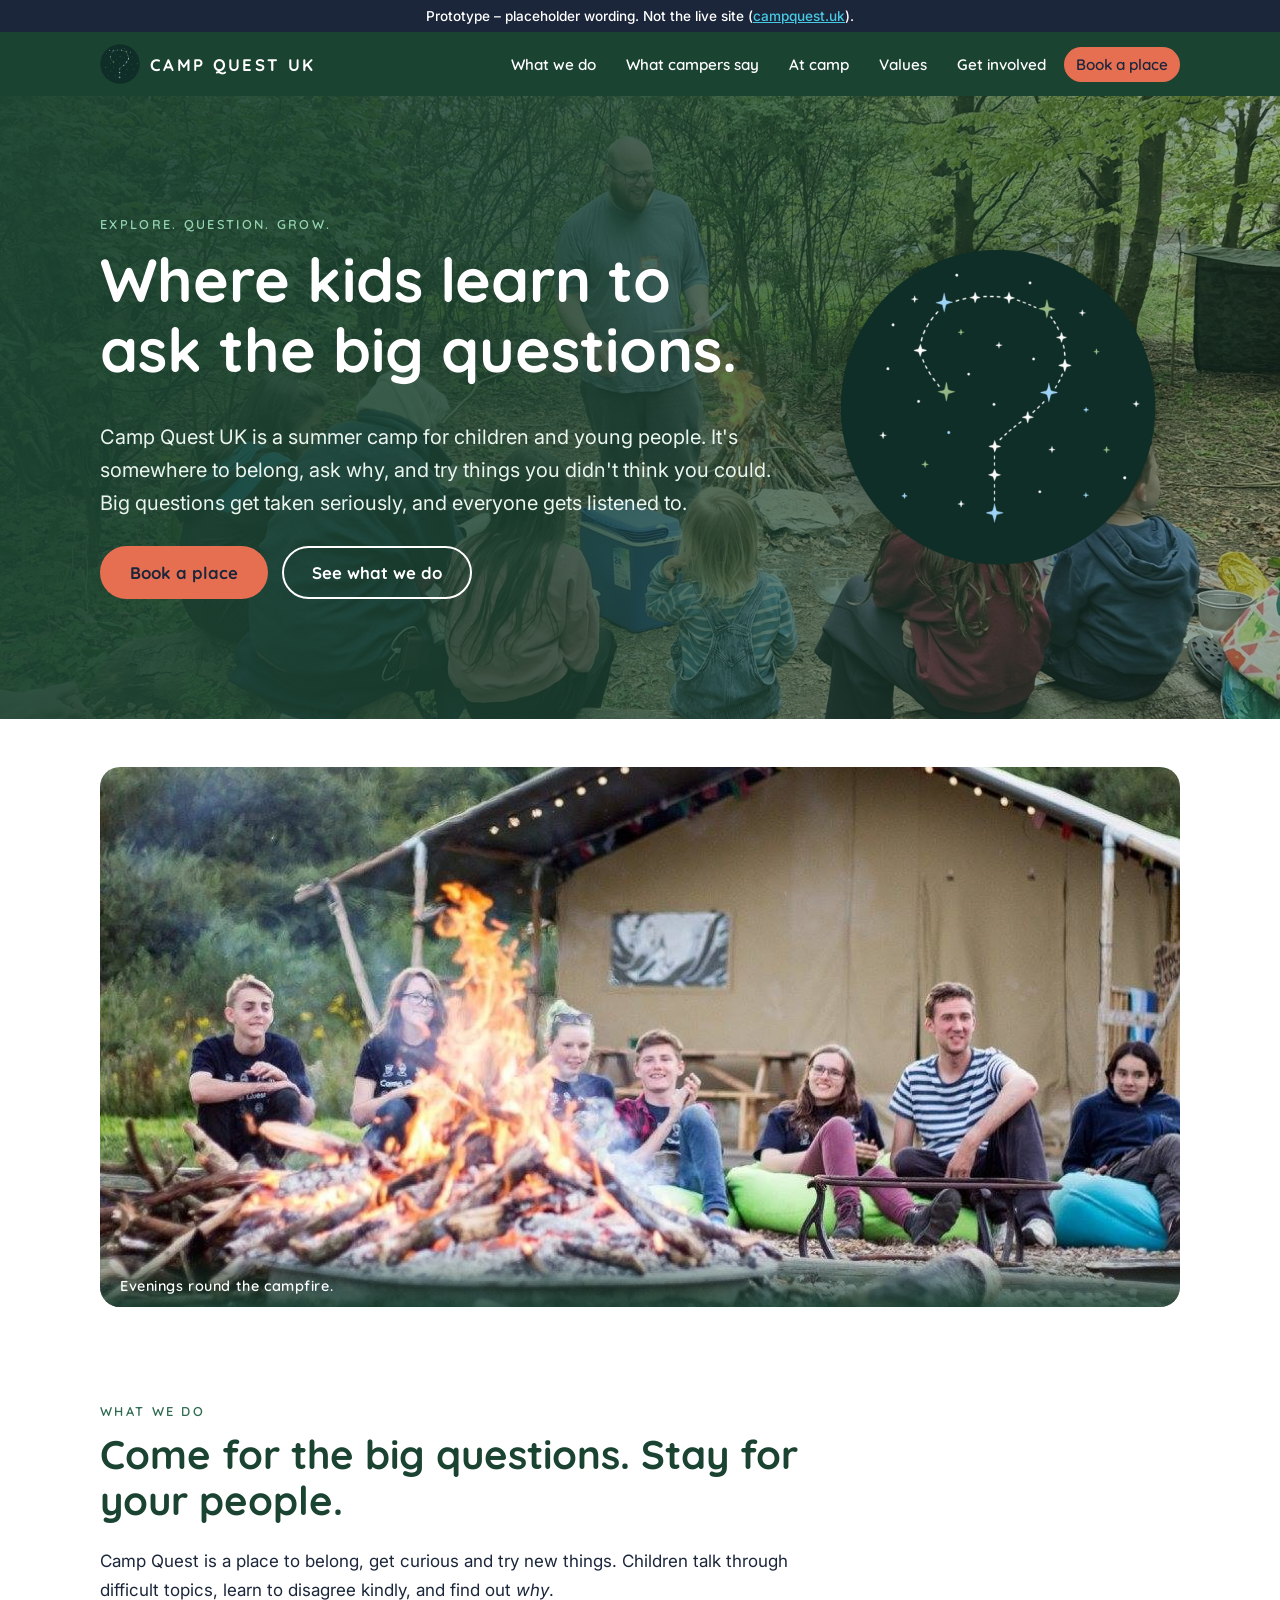
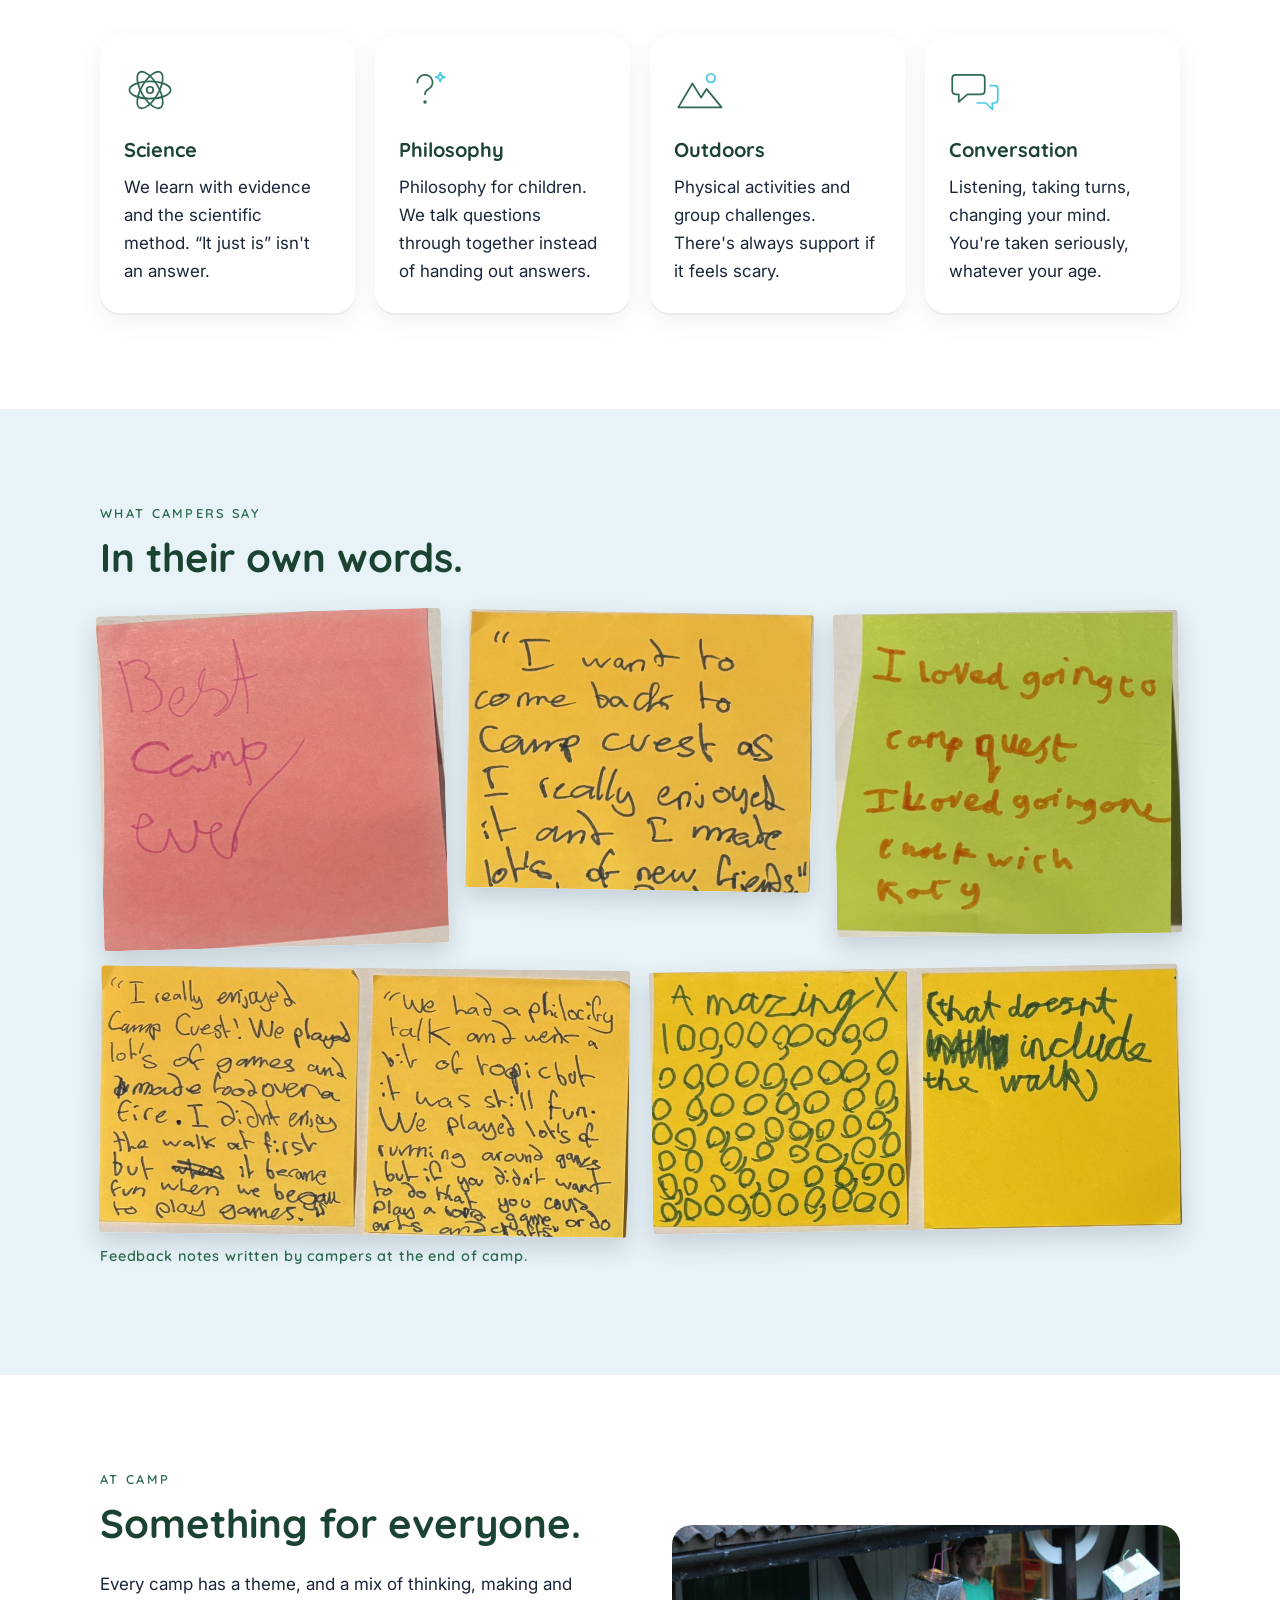
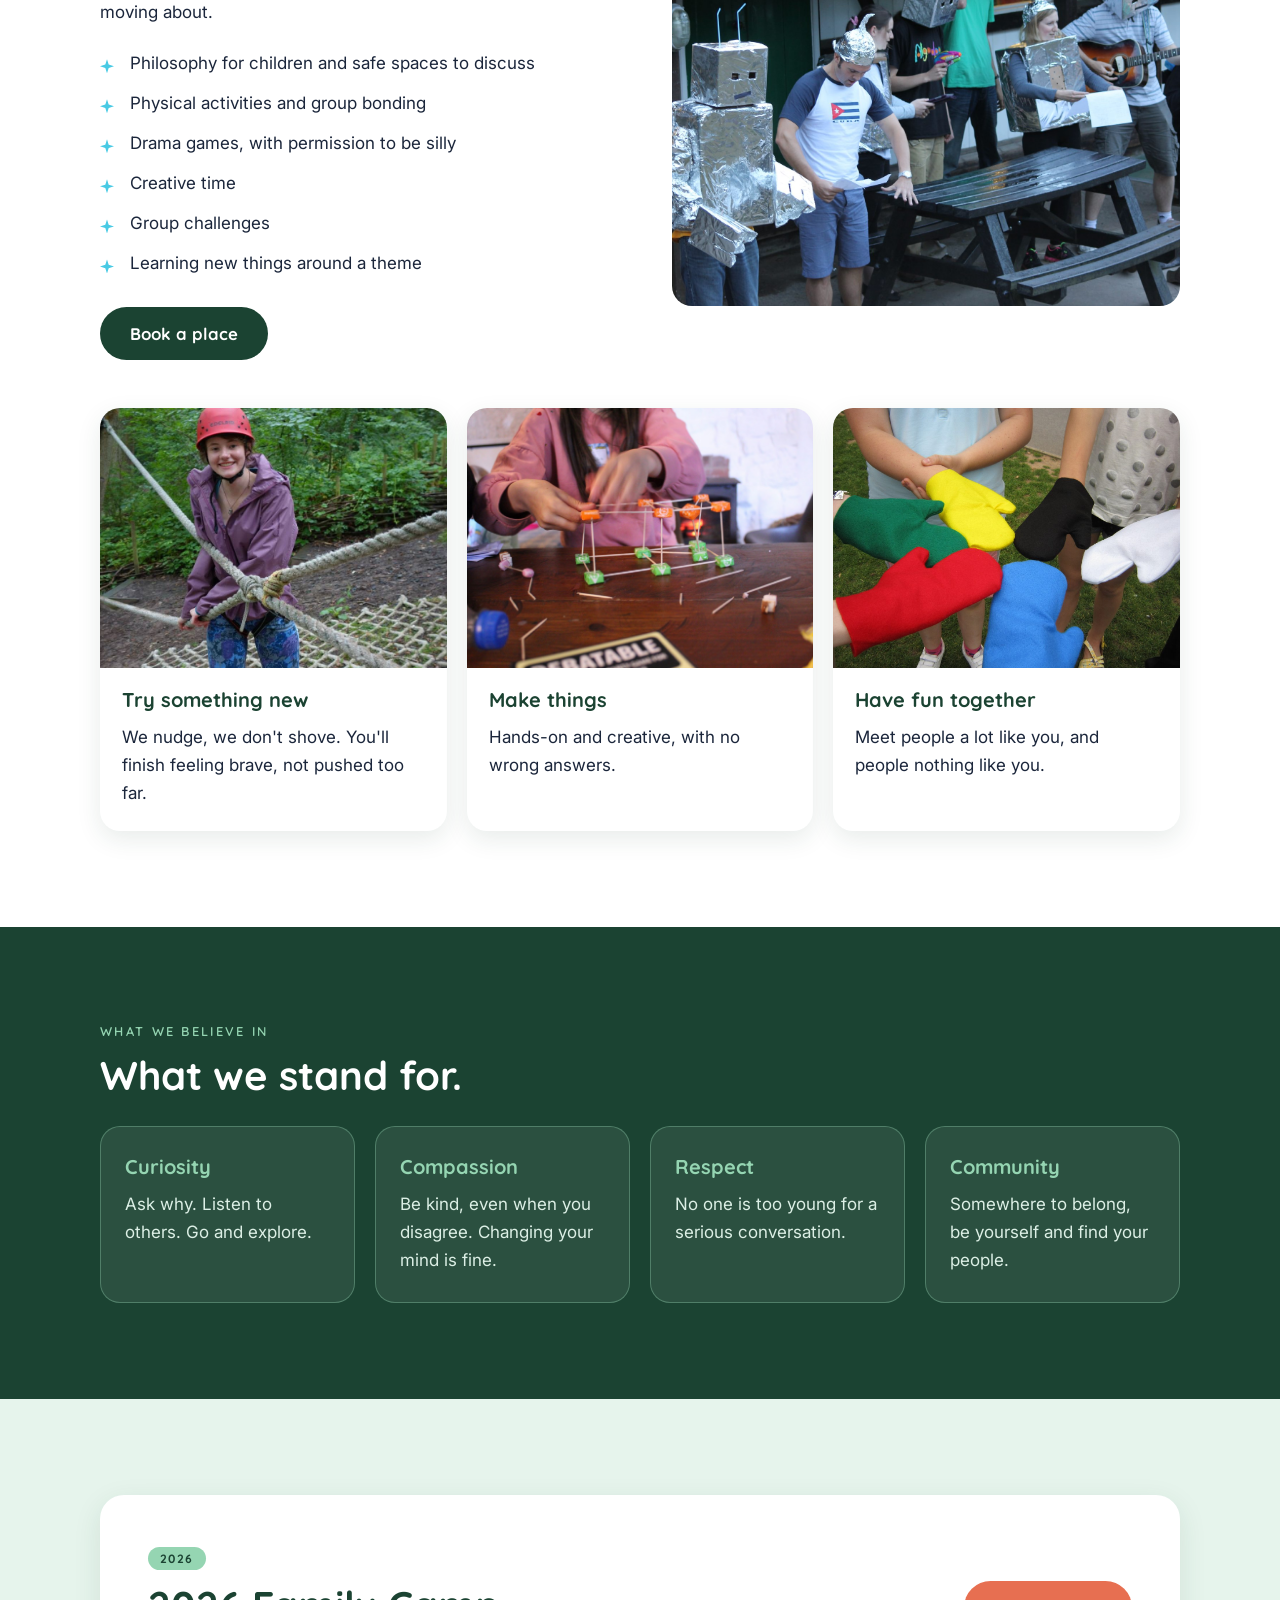
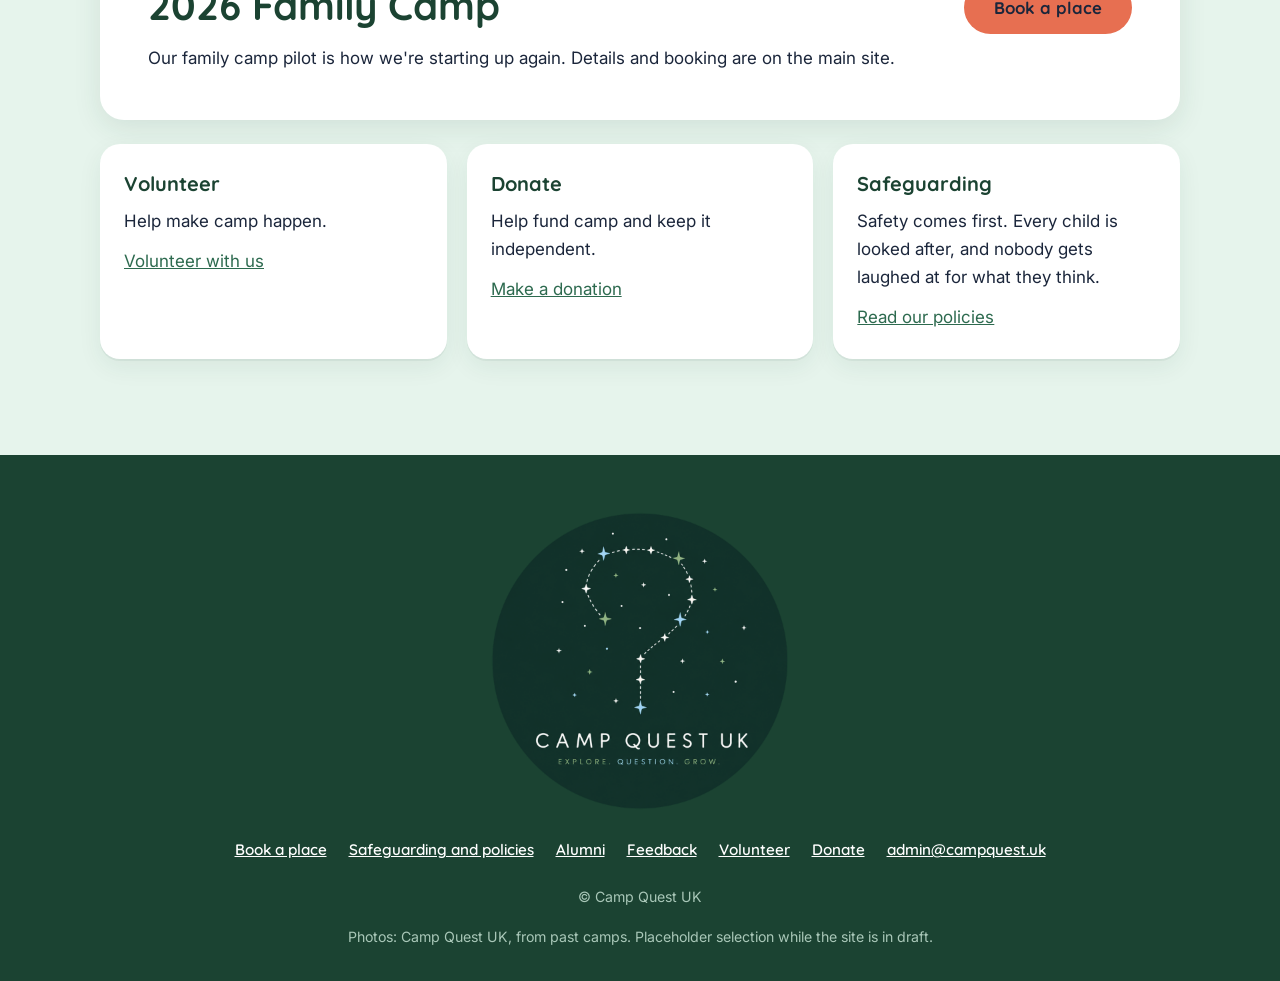
<file: index.html>
<!doctype html>
<html lang="en-GB">
<head>
<meta charset="utf-8">
<meta name="viewport" content="width=device-width, initial-scale=1">
<title>Camp Quest UK – Explore. Question. Grow.</title>
<meta name="description" content="Camp Quest UK is a summer camp for children and young people. Belong, ask why, try new things, and have your big questions taken seriously.">
<meta name="theme-color" content="#1B4332">
<link rel="icon" type="image/png" href="assets/logo-mark-circle.png">
<link rel="preconnect" href="https://fonts.googleapis.com">
<link rel="preconnect" href="https://fonts.gstatic.com" crossorigin>
<link href="https://fonts.googleapis.com/css2?family=Fraunces:ital,wght@1,400;1,500&family=Inter:wght@400;500&family=Quicksand:wght@600;700&display=swap" rel="stylesheet">
<link rel="stylesheet" href="style.css?v=5">
</head>
<body>
<a class="skip" href="#main">Skip to content</a>
<div class="draft-note">Prototype – placeholder wording. Not the live site (<a href="https://campquest.uk/" rel="noopener">campquest.uk</a>).</div>

<header class="nav">
  <div class="wrap">
    <a class="brand" href="#top" aria-label="Camp Quest UK – home">
      <img src="assets/logo-mark-circle.png" alt="" width="40" height="40">
      <span>Camp Quest UK</span>
    </a>
    <button class="menu-btn" aria-expanded="false" aria-controls="menu">Menu</button>
    <ul id="menu">
      <li><a href="#what-we-do">What we do</a></li>
      <li><a href="#what-campers-say">What campers say</a></li>
      <li><a href="#at-camp">At camp</a></li>
      <li><a href="#values">Values</a></li>
      <li><a href="get-involved.html">Get involved</a></li>
      <li><a class="cta" href="https://campquest.uk/2026-family-camp-pilot/" rel="noopener">Book a place</a></li>
    </ul>
  </div>
</header>

<main id="main">
<div id="top"></div>

<section class="hero" style="padding:0">
  <div class="wrap">
    <div>
      <p class="eyebrow">Explore. Question. Grow.</p>
      <h1>Where kids learn to ask the big questions.</h1>
      <p class="lead">Camp Quest UK is a summer camp for children and young people. It's somewhere to belong, ask why, and try things you didn't think you could. Big questions get taken seriously, and everyone gets listened to.</p>
      <div class="btns">
        <a class="btn btn-primary" href="https://campquest.uk/2026-family-camp-pilot/" rel="noopener">Book a place</a>
        <a class="btn btn-ghost" href="#what-we-do">See what we do</a>
      </div>
    </div>
    <div class="mark"><img src="assets/logo-mark-circle.png" alt="Camp Quest UK logo: a question mark drawn as a constellation of stars on a deep green night sky" width="320" height="320"></div>
  </div>
</section>

<section class="photo-band" aria-label="Photo">
  <div class="wrap">
    <figure>
      <img src="images/campfire-circle.jpg" alt="Young people and volunteers sitting round a campfire in front of a lit canvas tent" width="1068" height="712">
      <figcaption>Evenings round the campfire.</figcaption>
    </figure>
  </div>
</section>

<section id="what-we-do">
  <div class="wrap">
    <div class="intro">
      <p class="eyebrow">What we do</p>
      <h2>Come for the big questions. Stay for your people.</h2>
      <p>Camp Quest is a place to belong, get curious and try new things. Children talk through difficult topics, learn to disagree kindly, and find out <em>why</em>.</p>
    </div>
    <div class="grid g4" style="margin-top:32px">
      <article class="card">
        <svg class="icon" viewBox="0 0 48 48" aria-hidden="true"><circle cx="24" cy="24" r="3"/><ellipse cx="24" cy="24" rx="19" ry="8"/><ellipse cx="24" cy="24" rx="19" ry="8" transform="rotate(60 24 24)"/><ellipse cx="24" cy="24" rx="19" ry="8" transform="rotate(120 24 24)"/></svg>
        <h3>Science</h3>
        <p>We learn with evidence and the scientific method. “It just is” isn't an answer.</p>
      </article>
      <article class="card">
        <svg class="icon" viewBox="0 0 48 48" aria-hidden="true"><path d="M17 17a7 7 0 1 1 10 6.3c-2.2 1.2-3 2.4-3 4.7"/><circle cx="24" cy="35" r=".8"/><path class="spark" d="M38 8l1.2 3 3 1.2-3 1.2L38 16.4l-1.2-3-3-1.2 3-1.2z"/></svg>
        <h3>Philosophy</h3>
        <p>Philosophy for children. We talk questions through together instead of handing out answers.</p>
      </article>
      <article class="card">
        <svg class="icon" viewBox="0 0 48 48" aria-hidden="true"><path d="M4 40l13-22 8 13 5-8 14 17z"/><path class="spark" d="M34 9a4 4 0 1 0 .01 0"/></svg>
        <h3>Outdoors</h3>
        <p>Physical activities and group challenges. There's always support if it feels scary.</p>
      </article>
      <article class="card">
        <svg class="icon" viewBox="0 0 48 48" aria-hidden="true"><path d="M6 10h24a3 3 0 0 1 3 3v12a3 3 0 0 1-3 3H17l-8 7v-7H6a3 3 0 0 1-3-3V13a3 3 0 0 1 3-3z"/><path class="spark" d="M38 20h4a3 3 0 0 1 3 3v10a3 3 0 0 1-3 3h-2v6l-6-6h-8"/></svg>
        <h3>Conversation</h3>
        <p>Listening, taking turns, changing your mind. You're taken seriously, whatever your age.</p>
      </article>
    </div>
  </div>
</section>

<section id="what-campers-say" class="band-mist">
  <div class="wrap">
    <p class="eyebrow">What campers say</p>
    <h2>In their own words.</h2>
    <div class="notes">
      <figure class="note n1"><img src="images/notes/best-camp-ever.jpg" alt="Pink sticky note, handwritten: Best camp ever" loading="lazy"></figure>
      <figure class="note n2"><img src="images/notes/want-to-come-back.jpg" alt="Yellow sticky note, handwritten: I want to come back to Camp Quest as I really enjoyed it and I made lots of new friends." loading="lazy"></figure>
      <figure class="note n3"><img src="images/notes/loved-camp-quest.jpg" alt="Green sticky note, handwritten: I loved going to Camp Quest. I loved going on a walk with Katy." loading="lazy"></figure>
      <figure class="note n4"><img src="images/notes/really-enjoyed.jpg" alt="Two yellow sticky notes. One: I really enjoyed Camp Quest! We played lots of games and made food over a fire. I didn't enjoy the walk at first but it became fun when we began to play games. Two: We had a philosophy talk and went a bit off topic but it was still fun. We played lots of running around games but if you didn't want to do that you could play a board game or do arts and crafts." loading="lazy"></figure>
      <figure class="note n5"><img src="images/notes/amazing.jpg" alt="Two yellow sticky notes. One is covered in rows of zeros and reads: Amazing x 100,000,000. The other says: that doesn't include the walk." loading="lazy"></figure>
    </div>
    <p class="quote-by">Feedback notes written by campers at the end of camp.</p>
  </div>
</section>

<section id="at-camp">
  <div class="wrap">
    <div class="split">
      <div>
        <p class="eyebrow">At camp</p>
        <h2>Something for everyone.</h2>
        <p>Every camp has a theme, and a mix of thinking, making and moving about.</p>
        <ul class="ticks">
          <li>Philosophy for children and safe spaces to discuss</li>
          <li>Physical activities and group bonding</li>
          <li>Drama games, with permission to be silly</li>
          <li>Creative time</li>
          <li>Group challenges</li>
          <li>Learning new things around a theme</li>
        </ul>
        <a class="btn btn-dark" href="https://campquest.uk/2026-family-camp-pilot/" rel="noopener">Book a place</a>
      </div>
      <img src="images/robot-costumes.jpg" alt="Campers and volunteers in home-made foil robot costumes, with a guitar, outside the barn" width="1600" height="1067" loading="lazy">
    </div>
    <div class="grid g3" style="margin-top:48px">
      <figure class="photo-card" style="margin:0">
        <img src="images/rope-net.jpg" alt="A smiling camper in a red helmet climbing a rope net" loading="lazy">
        <div><h3>Try something new</h3><p>We nudge, we don't shove. You'll finish feeling brave, not pushed too far.</p></div>
      </figure>
      <figure class="photo-card" style="margin:0">
        <img src="images/sweet-structures.jpg" alt="Hands building a cube from cocktail sticks and sweets beside a wood-burner" loading="lazy">
        <div><h3>Make things</h3><p>Hands-on and creative, with no wrong answers.</p></div>
      </figure>
      <figure class="photo-card" style="margin:0">
        <img src="images/mitten-circle.jpg" alt="Hands in a circle, each in a different coloured mitten" loading="lazy">
        <div><h3>Have fun together</h3><p>Meet people a lot like you, and people nothing like you.</p></div>
      </figure>
    </div>
  </div>
</section>

<section id="values" class="band-forest values">
  <div class="wrap">
    <p class="eyebrow">What we believe in</p>
    <h2>What we stand for.</h2>
    <div class="grid g4" style="margin-top:28px">
      <article class="card"><h3>Curiosity</h3><p>Ask why. Listen to others. Go and explore.</p></article>
      <article class="card"><h3>Compassion</h3><p>Be kind, even when you disagree. Changing your mind is fine.</p></article>
      <article class="card"><h3>Respect</h3><p>No one is too young for a serious conversation.</p></article>
      <article class="card"><h3>Community</h3><p>Somewhere to belong, be yourself and find your people.</p></article>
    </div>
  </div>
</section>

<section id="get-involved" class="band-sage">
  <div class="wrap">
    <div class="callout" style="margin-bottom:24px">
      <div>
        <span class="tag">2026</span>
        <h2 style="margin-bottom:.4em">2026 Family Camp</h2>
        <p>Our family camp pilot is how we're starting up again. Details and booking are on the main site.</p>
      </div>
      <a class="btn btn-primary" href="https://campquest.uk/2026-family-camp-pilot/" rel="noopener">Book a place</a>
    </div>
    <div class="grid g3">
      <article class="card"><h3>Volunteer</h3><p>Help make camp happen.</p><p style="margin-top:12px"><a href="get-involved.html#volunteer">Volunteer with us</a></p></article>
      <article class="card"><h3>Donate</h3><p>Help fund camp and keep it independent.</p><p style="margin-top:12px"><a href="get-involved.html#donate">Make a donation</a></p></article>
      <article class="card"><h3>Safeguarding</h3><p>Safety comes first. Every child is looked after, and nobody gets laughed at for what they think.</p><p style="margin-top:12px"><a href="https://campquest.uk/policies/" rel="noopener">Read our policies</a></p></article>
    </div>
  </div>
</section>
</main>

<footer>
  <div class="wrap">
    <img class="lockup" src="assets/logo-lockup-dark.png" alt="Camp Quest UK. Explore. Question. Grow." width="300" height="300" loading="lazy">
    <ul>
      <li><a href="https://campquest.uk/2026-family-camp-pilot/" rel="noopener">Book a place</a></li>
      <li><a href="https://campquest.uk/policies/" rel="noopener">Safeguarding and policies</a></li>
      <li><a href="https://campquest.uk/alumni/" rel="noopener">Alumni</a></li>
      <li><a href="https://campquest.uk/feedback/" rel="noopener">Feedback</a></li>
      <li><a href="get-involved.html#volunteer">Volunteer</a></li>
      <li><a href="get-involved.html#donate">Donate</a></li>
      <li><a href="mailto:admin@campquest.uk">admin@campquest.uk</a></li>
    </ul>
    <small>© Camp Quest UK</small>
    <small class="credits">Photos: Camp Quest UK, from past camps. Placeholder selection while the site is in draft.</small>
  </div>
</footer>

<script>
  const b=document.querySelector('.menu-btn'),m=document.getElementById('menu');
  b.addEventListener('click',()=>{const o=m.classList.toggle('open');b.setAttribute('aria-expanded',o)});
  m.addEventListener('click',e=>{if(e.target.tagName==='A'){m.classList.remove('open');b.setAttribute('aria-expanded',false)}});
</script>
</body>
</html>
</file>
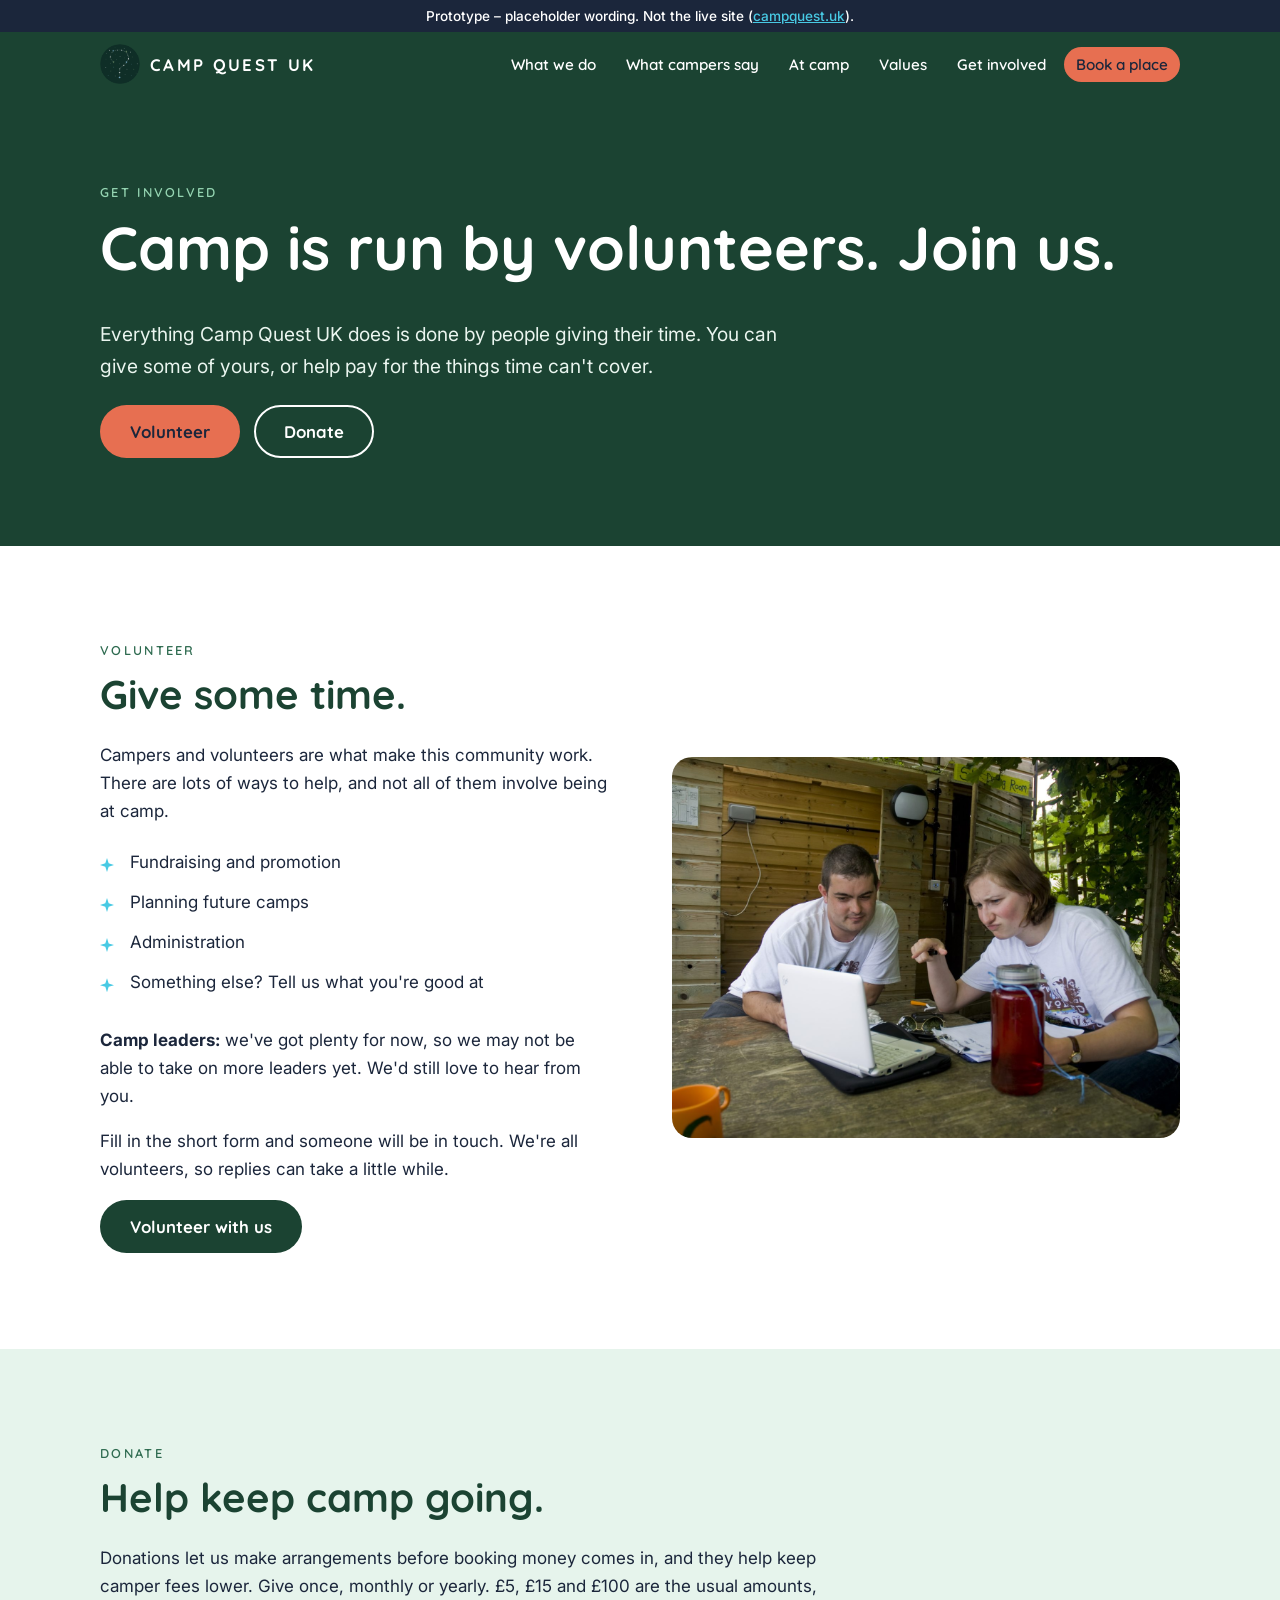
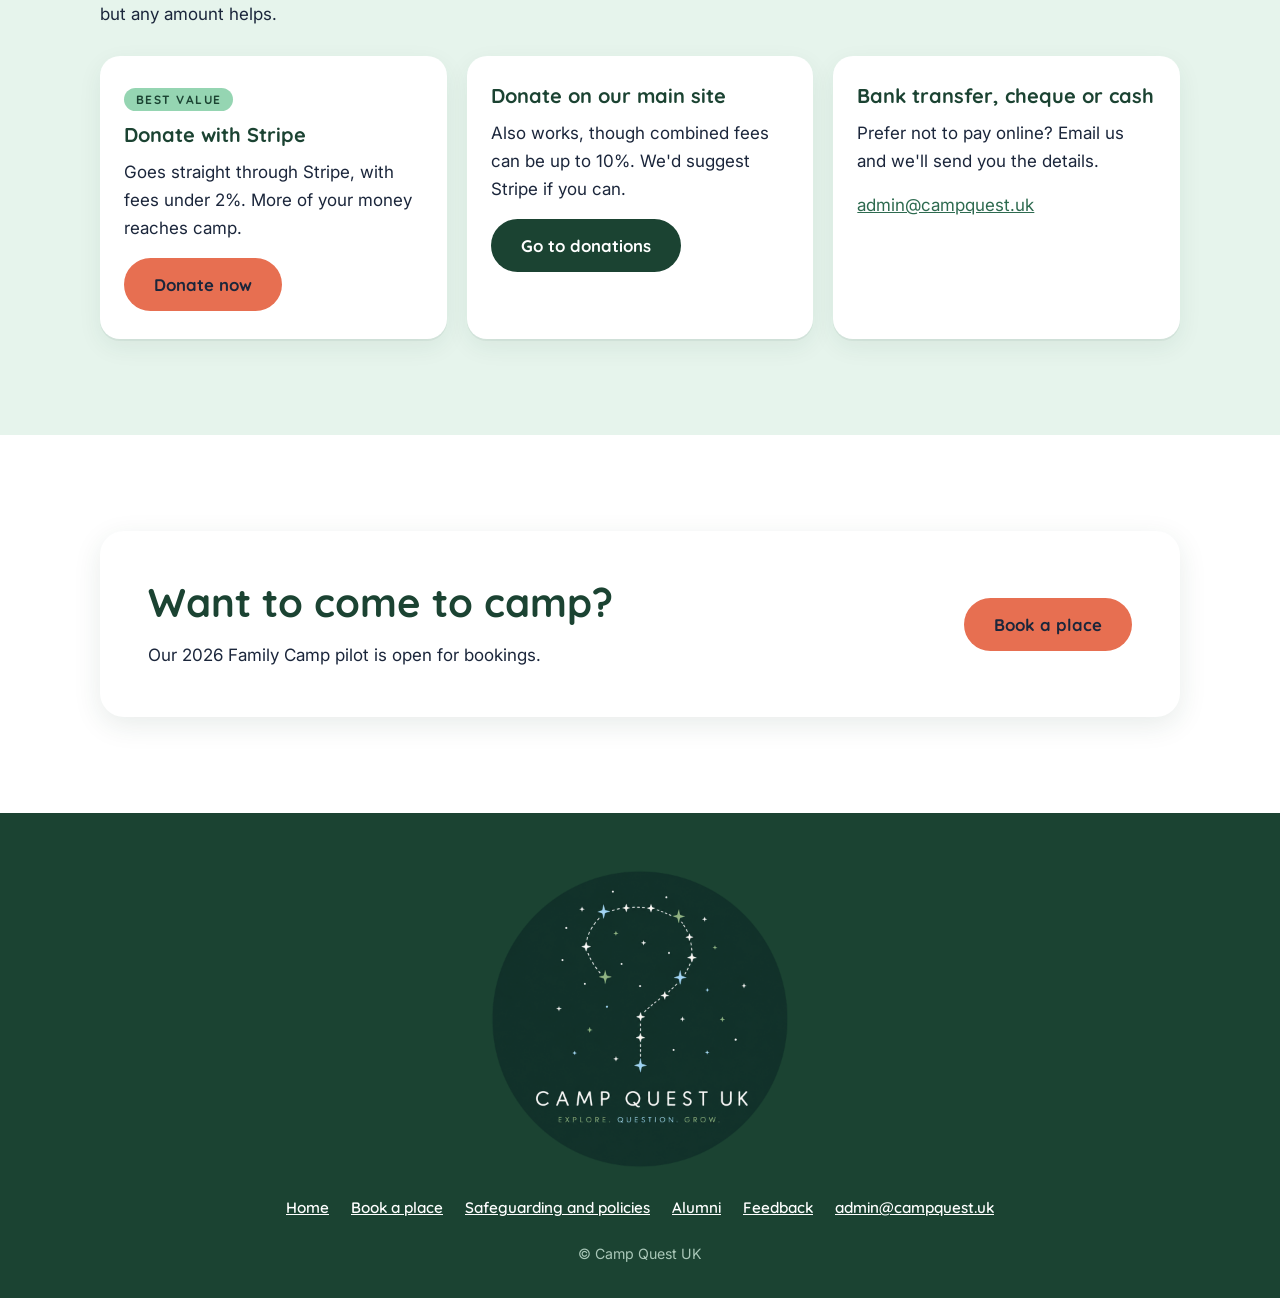
<file: get-involved.html>
<!doctype html>
<html lang="en-GB">
<head>
<meta charset="utf-8">
<meta name="viewport" content="width=device-width, initial-scale=1">
<title>Get involved – Camp Quest UK</title>
<meta name="description" content="Camp Quest UK is run entirely by volunteers. Give your time or make a donation to help keep camp going.">
<meta name="theme-color" content="#1B4332">
<link rel="icon" type="image/png" href="assets/logo-mark-circle.png">
<link rel="preconnect" href="https://fonts.googleapis.com">
<link rel="preconnect" href="https://fonts.gstatic.com" crossorigin>
<link href="https://fonts.googleapis.com/css2?family=Fraunces:ital,wght@1,400;1,500&family=Inter:wght@400;500&family=Quicksand:wght@600;700&display=swap" rel="stylesheet">
<link rel="stylesheet" href="style.css?v=5">
</head>
<body>
<a class="skip" href="#main">Skip to content</a>
<div class="draft-note">Prototype – placeholder wording. Not the live site (<a href="https://campquest.uk/" rel="noopener">campquest.uk</a>).</div>

<header class="nav">
  <div class="wrap">
    <a class="brand" href="index.html" aria-label="Camp Quest UK – home">
      <img src="assets/logo-mark-circle.png" alt="" width="40" height="40">
      <span>Camp Quest UK</span>
    </a>
    <button class="menu-btn" aria-expanded="false" aria-controls="menu">Menu</button>
    <ul id="menu">
      <li><a href="index.html#what-we-do">What we do</a></li>
      <li><a href="index.html#what-campers-say">What campers say</a></li>
      <li><a href="index.html#at-camp">At camp</a></li>
      <li><a href="index.html#values">Values</a></li>
      <li><a href="get-involved.html" aria-current="page">Get involved</a></li>
      <li><a class="cta" href="https://campquest.uk/2026-family-camp-pilot/" rel="noopener">Book a place</a></li>
    </ul>
  </div>
</header>

<main id="main">
<section class="band-forest" style="padding:clamp(48px,8vw,88px) 0">
  <div class="wrap">
    <p class="eyebrow">Get involved</p>
    <h1 style="color:#fff">Camp is run by volunteers. Join us.</h1>
    <p class="lead" style="font-size:1.2rem;max-width:36em;color:#eaf5ef">Everything Camp Quest UK does is done by people giving their time. You can give some of yours, or help pay for the things time can't cover.</p>
    <div class="btns" style="display:flex;flex-wrap:wrap;gap:14px;margin-top:1.4rem">
      <a class="btn btn-primary" href="#volunteer">Volunteer</a>
      <a class="btn btn-ghost" href="#donate">Donate</a>
    </div>
  </div>
</section>

<section id="volunteer">
  <div class="wrap">
    <div class="split">
      <div>
        <p class="eyebrow">Volunteer</p>
        <h2>Give some time.</h2>
        <p>Campers and volunteers are what make this community work. There are lots of ways to help, and not all of them involve being at camp.</p>
        <ul class="ticks">
          <li>Fundraising and promotion</li>
          <li>Planning future camps</li>
          <li>Administration</li>
          <li>Something else? Tell us what you're good at</li>
        </ul>
        <p><strong>Camp leaders:</strong> we've got plenty for now, so we may not be able to take on more leaders yet. We'd still love to hear from you.</p>
        <p>Fill in the short form and someone will be in touch. We're all volunteers, so replies can take a little while.</p>
        <a class="btn btn-dark" href="https://campquest.uk/volunteer/" rel="noopener">Volunteer with us</a>
      </div>
      <img src="images/volunteers-laptop.jpg" alt="Two volunteers working together on a laptop at a wooden table" width="1600" height="1067" loading="lazy">
    </div>
  </div>
</section>

<section id="donate" class="band-sage">
  <div class="wrap">
    <p class="eyebrow">Donate</p>
    <h2>Help keep camp going.</h2>
    <div class="intro">
      <p>Donations let us make arrangements before booking money comes in, and they help keep camper fees lower. Give once, monthly or yearly. £5, £15 and £100 are the usual amounts, but any amount helps.</p>
    </div>
    <div class="grid g3" style="margin-top:28px">
      <article class="card">
        <span class="tag">Best value</span>
        <h3>Donate with Stripe</h3>
        <p>Goes straight through Stripe, with fees under 2%. More of your money reaches camp.</p>
        <p style="margin-top:16px"><a class="btn btn-primary" href="https://donate.stripe.com/3cI6oz48eezD8HJ1PPfrW01" rel="noopener">Donate now</a></p>
      </article>
      <article class="card">
        <h3>Donate on our main site</h3>
        <p>Also works, though combined fees can be up to 10%. We'd suggest Stripe if you can.</p>
        <p style="margin-top:16px"><a class="btn btn-dark" href="https://campquest.uk/donations/" rel="noopener">Go to donations</a></p>
      </article>
      <article class="card">
        <h3>Bank transfer, cheque or cash</h3>
        <p>Prefer not to pay online? Email us and we'll send you the details.</p>
        <p style="margin-top:16px"><a href="mailto:admin@campquest.uk">admin@campquest.uk</a></p>
      </article>
    </div>
  </div>
</section>

<section>
  <div class="wrap">
    <div class="callout">
      <div>
        <h2 style="margin-bottom:.4em">Want to come to camp?</h2>
        <p>Our 2026 Family Camp pilot is open for bookings.</p>
      </div>
      <a class="btn btn-primary" href="https://campquest.uk/2026-family-camp-pilot/" rel="noopener">Book a place</a>
    </div>
  </div>
</section>
</main>

<footer>
  <div class="wrap">
    <img class="lockup" src="assets/logo-lockup-dark.png" alt="Camp Quest UK. Explore. Question. Grow." width="300" height="300" loading="lazy">
    <ul>
      <li><a href="index.html">Home</a></li>
      <li><a href="https://campquest.uk/2026-family-camp-pilot/" rel="noopener">Book a place</a></li>
      <li><a href="https://campquest.uk/policies/" rel="noopener">Safeguarding and policies</a></li>
      <li><a href="https://campquest.uk/alumni/" rel="noopener">Alumni</a></li>
      <li><a href="https://campquest.uk/feedback/" rel="noopener">Feedback</a></li>
      <li><a href="mailto:admin@campquest.uk">admin@campquest.uk</a></li>
    </ul>
    <small>© Camp Quest UK</small>
  </div>
</footer>

<script>
  const b=document.querySelector('.menu-btn'),m=document.getElementById('menu');
  b.addEventListener('click',()=>{const o=m.classList.toggle('open');b.setAttribute('aria-expanded',o)});
  m.addEventListener('click',e=>{if(e.target.tagName==='A'){m.classList.remove('open');b.setAttribute('aria-expanded',false)}});
</script>
</body>
</html>
</file>
<file: style.css>
:root{
  --forest:#1B4332; --pine:#2D6A4F; --sage:#95D5B2; --mist:#A9D6E5;
  --sky:#48CAE4; --ember:#E76F51; --ink:#1B263B; --white:#fff;
  --mist-soft:#e8f3f8; --sage-soft:#e6f4ec;
  --display:'Quicksand',system-ui,sans-serif;
  --body:'Inter',system-ui,sans-serif;
  --serif:'Fraunces',Georgia,serif;
  --wrap:1120px;
}
*{box-sizing:border-box}
html{scroll-behavior:smooth;scroll-padding-top:72px}
body{margin:0;font:400 1.0625rem/1.65 var(--body);color:var(--ink);background:var(--white);-webkit-font-smoothing:antialiased}
img{max-width:100%;display:block}
a{color:var(--pine)}
a:hover{color:var(--forest)}
h1,h2,h3{font-family:var(--display);color:var(--forest);line-height:1.15;margin:0 0 .6em;font-weight:700}
h1{font-size:clamp(2.2rem,6vw,3.8rem)}
h2{font-size:clamp(1.7rem,4vw,2.5rem)}
h3{font-size:1.25rem}
p{margin:0 0 1em}
.wrap{max-width:var(--wrap);margin:0 auto;padding:0 20px}
.eyebrow{font:600 .8rem var(--display);letter-spacing:.18em;text-transform:uppercase;color:var(--pine);margin-bottom:.8rem}
.skip{position:absolute;left:-999px;top:0;background:var(--white);padding:8px 14px;z-index:100}
.skip:focus{left:8px;top:8px}
:focus-visible{outline:3px solid var(--sky);outline-offset:3px}

/* nav */
.nav{position:sticky;top:0;z-index:50;background:var(--forest);color:var(--white)}
.nav .wrap{display:flex;align-items:center;justify-content:space-between;min-height:64px;gap:16px}
.brand{display:flex;align-items:center;gap:10px;color:var(--white);text-decoration:none;font:700 1.05rem var(--display);letter-spacing:.14em;text-transform:uppercase}
.brand img{width:40px;height:40px;border-radius:50%}
.nav ul{list-style:none;margin:0;padding:0;display:flex;gap:6px;align-items:center}
.nav li a{color:var(--white);text-decoration:none;font:600 .95rem var(--display);padding:8px 12px;border-radius:999px}
.nav li a:hover{background:rgba(255,255,255,.12)}
.nav .cta{background:var(--ember);color:var(--ink)}
.nav .cta:hover{background:#ee866c}
.menu-btn{display:none;background:none;border:2px solid var(--sage);color:var(--white);border-radius:8px;padding:6px 12px;font:600 .9rem var(--display);cursor:pointer}
@media(max-width:860px){
  .menu-btn{display:block}
  .nav ul{display:none;position:absolute;top:64px;left:0;right:0;background:var(--forest);flex-direction:column;align-items:stretch;padding:8px 20px 20px}
  .nav ul.open{display:flex}
  .nav li a{display:block;padding:12px}
}

/* buttons */
.btn{display:inline-block;font:700 1.05rem var(--display);padding:14px 28px;border-radius:999px;text-decoration:none;border:2px solid transparent;transition:transform .15s}
.btn:hover{transform:translateY(-2px)}
.btn-primary{background:var(--ember);color:var(--ink)}
.btn-primary:hover{background:#ee866c;color:var(--ink)}
.btn-ghost{border-color:var(--white);color:var(--white)}
.btn-ghost:hover{background:rgba(255,255,255,.12);color:var(--white)}
.btn-dark{background:var(--forest);color:var(--white)}
.btn-dark:hover{background:var(--pine);color:var(--white)}

/* hero */
.hero{position:relative;color:var(--white);background:var(--forest) url(images/hero-campfire-talk.jpg) center/cover;isolation:isolate}
.hero::before{content:"";position:absolute;inset:0;background:linear-gradient(100deg,rgba(27,67,50,.94) 0%,rgba(27,67,50,.82) 45%,rgba(27,67,50,.35) 100%);z-index:-1}
.hero .wrap{padding-top:clamp(56px,10vw,120px);padding-bottom:clamp(56px,10vw,120px);display:grid;grid-template-columns:1.3fr .7fr;gap:40px;align-items:center}
.hero h1{color:var(--white)}
.hero .eyebrow{color:var(--sage)}
.hero p.lead{font-size:1.25rem;max-width:34em;color:#eaf5ef}
.hero .btns{display:flex;flex-wrap:wrap;gap:14px;margin-top:1.6rem}
.hero .mark{justify-self:center;width:min(100%,320px);filter:drop-shadow(0 10px 30px rgba(0,0,0,.35))}
.hero .mark img{border-radius:50%}
@media(max-width:760px){.hero .wrap{grid-template-columns:1fr}.hero .mark{display:none}.hero::before{background:rgba(27,67,50,.86)}}

section{padding:clamp(52px,8vw,96px) 0}
.photo-band{padding:clamp(24px,4vw,48px) 0 0}
.photo-band figure{margin:0;position:relative;border-radius:20px;overflow:hidden}
.photo-band img{width:100%;height:auto;aspect-ratio:2/1;object-fit:cover;object-position:50% 70%}
.photo-band figcaption{position:absolute;left:0;right:0;bottom:0;padding:28px 20px 12px;color:#fff;font:600 .9rem var(--display);letter-spacing:.04em;background:linear-gradient(transparent,rgba(27,67,50,.85))}
@media(max-width:760px){.photo-band img{aspect-ratio:4/3}}
.intro{max-width:46rem}
.band-mist{background:var(--mist-soft)}
.band-sage{background:var(--sage-soft)}
.band-forest{background:var(--forest);color:var(--white)}
.band-forest h2,.band-forest h3{color:var(--white)}
.band-forest .eyebrow{color:var(--sage)}

/* cards */
.grid{display:grid;gap:20px}
.g4{grid-template-columns:repeat(auto-fit,minmax(230px,1fr))}
.g3{grid-template-columns:repeat(auto-fit,minmax(280px,1fr))}
.card{background:var(--white);border-radius:20px;padding:28px 24px;box-shadow:0 2px 0 rgba(27,67,50,.06),0 8px 24px rgba(27,67,50,.07)}
.card p{margin:0}
.icon{width:52px;height:52px;margin-bottom:14px;stroke:var(--pine);fill:none;stroke-width:1.6;stroke-linecap:round;stroke-linejoin:round}
.icon .spark{stroke:var(--sky)}

/* photo cards */
.photo-card{border-radius:20px;overflow:hidden;background:var(--white);box-shadow:0 8px 24px rgba(27,67,50,.1)}
.photo-card img{width:100%;height:auto;aspect-ratio:4/3;object-fit:cover}
.photo-card div{padding:20px 22px 24px}
.photo-card p{margin:0}

/* big questions */
.quote{font:italic 400 clamp(1.4rem,3.2vw,2rem)/1.35 var(--serif);color:var(--forest);margin:0;max-width:30em}
.quotes{display:grid;gap:36px;margin-top:32px}
.quotes figcaption,.quote-by{font:600 .9rem var(--display);letter-spacing:.06em;color:var(--pine);margin-top:.7rem}
.quote-pair{display:grid;grid-template-columns:repeat(auto-fit,minmax(260px,1fr));gap:36px 48px;margin-top:32px}
.quote-pair blockquote{margin:0;padding-left:20px;border-left:4px solid var(--sky)}

/* split */
.split{display:grid;grid-template-columns:1fr 1fr;gap:clamp(24px,5vw,64px);align-items:center}
.split img{border-radius:20px;aspect-ratio:4/3;object-fit:cover;width:100%;height:auto}
@media(max-width:760px){.split{grid-template-columns:1fr}}
ul.ticks{list-style:none;padding:0;margin:0 0 1.4em}
ul.ticks li{padding:6px 0 6px 30px;position:relative}
ul.ticks li::before{content:"";position:absolute;left:0;top:.95em;width:14px;height:14px;background:var(--sky);clip-path:polygon(50% 0,62% 38%,100% 50%,62% 62%,50% 100%,38% 62%,0 50%,38% 38%)}

/* values */
.values .card{background:rgba(255,255,255,.07);box-shadow:none;border:1px solid rgba(149,213,178,.35)}
.values .card p{color:#dcefe5}
.values h3{color:var(--sage)}

/* safeguarding / pilot */
.callout{background:var(--white);border-radius:24px;padding:clamp(24px,5vw,48px);display:grid;grid-template-columns:1fr auto;gap:24px;align-items:center;box-shadow:0 8px 28px rgba(27,67,50,.1)}
.callout p:last-child{margin:0}
@media(max-width:700px){.callout{grid-template-columns:1fr}}
.tag{display:inline-block;background:var(--sage);color:var(--forest);font:700 .75rem var(--display);letter-spacing:.12em;text-transform:uppercase;border-radius:999px;padding:4px 12px;margin-bottom:12px}

/* footer */
footer{background:var(--forest);color:#dcefe5;padding:56px 0 32px;text-align:center}
footer img.lockup{width:min(300px,70%);margin:0 auto 24px;border-radius:50%}
footer ul{list-style:none;display:flex;flex-wrap:wrap;gap:6px 22px;justify-content:center;padding:0;margin:0 0 22px}
footer a{color:var(--white);font:600 .95rem var(--display)}
footer a:hover{color:var(--sage)}
footer small{display:block;color:#a9c7b8;line-height:1.6;margin-top:8px}
.credits{max-width:50rem;margin:18px auto 0}

.draft-note{background:var(--ink);color:#fff;font:500 .85rem var(--body);text-align:center;padding:8px 16px}
.draft-note a{color:var(--sky)}

@media(prefers-reduced-motion:reduce){*{transition:none!important;scroll-behavior:auto!important}}

/* what campers say */
.notes{display:grid;grid-template-columns:repeat(6,1fr);gap:22px;margin-top:32px;align-items:start}
.note{margin:0}
.note img{width:100%;height:auto;border-radius:4px;box-shadow:0 10px 24px rgba(27,38,59,.18)}
.n1,.n2,.n3{grid-column:span 2}
.n4,.n5{grid-column:span 3}
.n1{transform:rotate(-1.5deg)}.n2{transform:rotate(1deg)}.n3{transform:rotate(-.8deg)}.n4{transform:rotate(.6deg)}.n5{transform:rotate(-1deg)}
@media(max-width:760px){.notes{grid-template-columns:1fr;gap:26px}.n1,.n2,.n3,.n4,.n5{grid-column:auto}}
</file>
